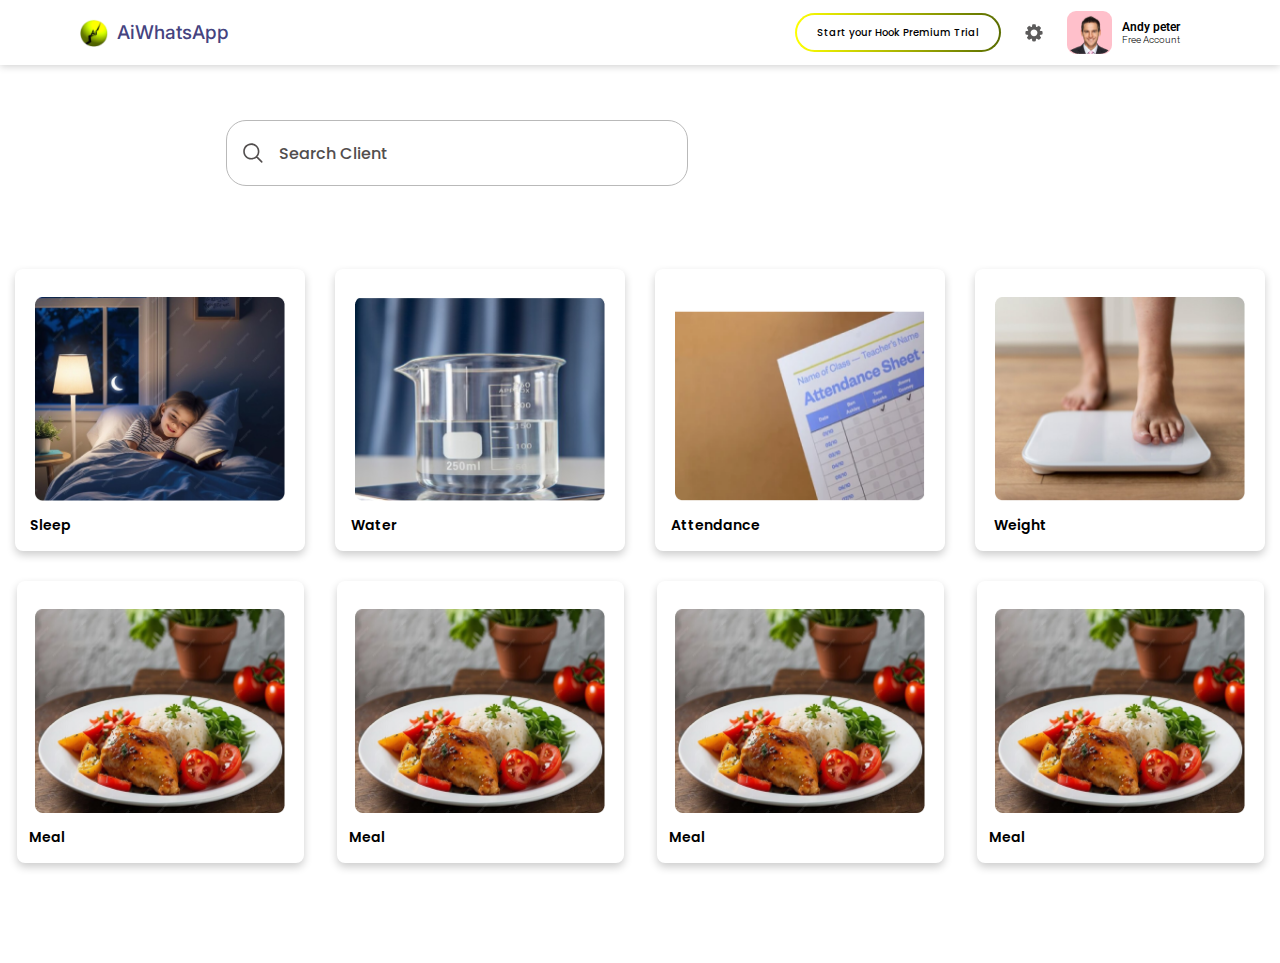
<file: index.html>
<!DOCTYPE html>
<html lang="en">

<head>
    <meta charset="utf-8" />
    <meta name="viewport" content="width=device-width, initial-scale=1" />
    <link rel="stylesheet" href="style.css">
    <title>Bootstrap demo</title>
    <link href="https://cdn.jsdelivr.net/npm/bootstrap@5.2.3/dist/css/bootstrap.min.css" rel="stylesheet"
        integrity="sha384-rbsA2VBKQhggwzxH7pPCaAqO46MgnOM80zW1RWuH61DGLwZJEdK2Kadq2F9CUG65" crossorigin="anonymous" />
</head>

<body>
    <div class="mainContainer">
        <nav>
            <div class="navContainer">
                <div class="aiWhatsapp">
                    <img src="Images/aiwhatsapp.png" width="28px" height="28px" />
                    <p>AiWhatsApp</p>
                </div>
                <div class="leftSideOfHeader">
                    <div class="premium">
                        <div class="premiumTrail">
                            <p>Start your Hook Premium Trial</p>
                        </div>
                    </div>
                    <div class="setting">
                        <svg width="18" height="18" viewBox="0 0 20 21" fill="none" xmlns="http://www.w3.org/2000/svg">
                            <path fill-rule="evenodd" clip-rule="evenodd"
                                d="M11.984 0.857979C12.071 1.02698 12.093 1.24398 12.136 1.67798C12.218 2.49798 12.259 2.90798 12.431 3.13398C12.5382 3.2743 12.6806 3.38375 12.8437 3.45119C13.0069 3.51864 13.185 3.54168 13.36 3.51798C13.64 3.48098 13.96 3.21998 14.598 2.69798C14.935 2.42098 15.104 2.28298 15.285 2.22498C15.5155 2.15132 15.7649 2.16375 15.987 2.25998C16.162 2.33598 16.317 2.48998 16.624 2.79798L17.518 3.69198C17.826 3.99998 17.98 4.15398 18.056 4.32898C18.1522 4.55103 18.1647 4.80045 18.091 5.03098C18.033 5.21198 17.895 5.38098 17.619 5.71798C17.096 6.35698 16.835 6.67598 16.797 6.95698C16.7736 7.13188 16.7969 7.30985 16.8645 7.47284C16.9321 7.63583 17.0417 7.77802 17.182 7.88498C17.407 8.05698 17.818 8.09798 18.639 8.17998C19.072 8.22298 19.289 8.24498 19.459 8.33198C19.6735 8.44318 19.8404 8.62824 19.929 8.85298C20 9.02998 20 9.24798 20 9.68398V10.948C20 11.384 20 11.602 19.93 11.778C19.8411 12.0034 19.6734 12.1889 19.458 12.3C19.289 12.387 19.072 12.409 18.638 12.452C17.818 12.534 17.408 12.575 17.182 12.747C17.0417 12.8541 16.9322 12.9965 16.8648 13.1597C16.7973 13.3229 16.7743 13.501 16.798 13.676C16.836 13.956 17.097 14.276 17.619 14.914C17.895 15.251 18.033 15.419 18.091 15.601C18.1647 15.8315 18.1522 16.0809 18.056 16.303C17.98 16.478 17.826 16.632 17.518 16.94L16.624 17.833C16.316 18.142 16.162 18.296 15.987 18.371C15.7649 18.4672 15.5155 18.4796 15.285 18.406C15.104 18.348 14.935 18.21 14.598 17.934C13.959 17.412 13.64 17.151 13.36 17.114C13.185 17.0903 13.0069 17.1133 12.8437 17.1808C12.6806 17.2482 12.5382 17.3577 12.431 17.498C12.259 17.723 12.218 18.133 12.136 18.954C12.093 19.388 12.071 19.605 11.984 19.774C11.8732 19.9892 11.6881 20.1569 11.463 20.246C11.286 20.316 11.068 20.316 10.632 20.316H9.368C8.932 20.316 8.714 20.316 8.538 20.246C8.31256 20.1571 8.12706 19.9894 8.016 19.774C7.929 19.605 7.907 19.388 7.864 18.954C7.782 18.134 7.741 17.724 7.569 17.498C7.46192 17.3578 7.31968 17.2485 7.1567 17.181C6.99372 17.1136 6.81581 17.0905 6.641 17.114C6.36 17.151 6.041 17.412 5.402 17.934C5.065 18.211 4.896 18.349 4.715 18.407C4.48447 18.4806 4.23506 18.4682 4.013 18.372C3.838 18.296 3.683 18.142 3.376 17.834L2.482 16.94C2.174 16.632 2.02 16.478 1.944 16.303C1.84777 16.0809 1.83534 15.8315 1.909 15.601C1.967 15.42 2.105 15.251 2.381 14.914C2.904 14.275 3.165 13.956 3.202 13.675C3.22552 13.5002 3.20239 13.3223 3.13495 13.1593C3.06751 12.9963 2.95816 12.8541 2.818 12.747C2.593 12.575 2.182 12.534 1.361 12.452C0.928 12.409 0.711 12.387 0.541 12.3C0.326547 12.1888 0.159596 12.0037 0.0710001 11.779C9.68575e-08 11.602 0 11.384 0 10.948V9.68398C0 9.24798 -6.70552e-08 9.02998 0.0699999 8.85398C0.158887 8.62854 0.326615 8.44304 0.542 8.33198C0.711 8.24498 0.928 8.22298 1.362 8.17998C2.182 8.09798 2.593 8.05698 2.818 7.88498C2.95834 7.77802 3.06788 7.63583 3.1355 7.47284C3.20312 7.30985 3.22641 7.13188 3.203 6.95698C3.165 6.67598 2.903 6.35698 2.381 5.71698C2.105 5.37998 1.967 5.21198 1.909 5.02998C1.83534 4.79945 1.84777 4.55003 1.944 4.32798C2.02 4.15398 2.174 3.99898 2.482 3.69098L3.376 2.79798C3.684 2.48998 3.838 2.33498 4.013 2.25998C4.23506 2.16375 4.48447 2.15132 4.715 2.22498C4.896 2.28298 5.065 2.42098 5.402 2.69698C6.041 3.21898 6.36 3.47998 6.64 3.51798C6.81521 3.54176 6.9936 3.51865 7.15697 3.45102C7.32034 3.38338 7.46286 3.27364 7.57 3.13298C7.74 2.90798 7.782 2.49798 7.864 1.67698C7.907 1.24398 7.929 1.02698 8.016 0.856979C8.12701 0.64215 8.3121 0.474822 8.537 0.385979C8.714 0.315979 8.932 0.315979 9.368 0.315979H10.632C11.068 0.315979 11.286 0.315979 11.462 0.385979C11.6874 0.474866 11.8729 0.642594 11.984 0.857979ZM10 14.316C11.0609 14.316 12.0783 13.8946 12.8284 13.1444C13.5786 12.3943 14 11.3768 14 10.316C14 9.25511 13.5786 8.2377 12.8284 7.48755C12.0783 6.73741 11.0609 6.31598 10 6.31598C8.93913 6.31598 7.92172 6.73741 7.17157 7.48755C6.42143 8.2377 6 9.25511 6 10.316C6 11.3768 6.42143 12.3943 7.17157 13.1444C7.92172 13.8946 8.93913 14.316 10 14.316Z"
                                fill="#5C5B5B" />
                        </svg>
                    </div>
                    <div class="andyPeter">
                        <div class="peterImg">
                            <img src="Images/man.png" alt="" width="45px" height="43px" />
                        </div>
                        <div class="peterAccount">
                            <span>Andy peter</span>
                            <p>Free Account</p>
                        </div>
                    </div>
                </div>
            </div>
        </nav>
        <div class="searchBar">
            <svg width="22" height="22" viewBox="0 0 25 24" fill="none" xmlns="http://www.w3.org/2000/svg">
                <path
                    d="M22.5605 23.7071C22.951 24.0976 23.5842 24.0976 23.9747 23.7071C24.3652 23.3166 24.3652 22.6834 23.9747 22.2929L22.5605 23.7071ZM18.3852 10.0588C18.3852 14.5096 14.7772 18.1176 10.3264 18.1176V20.1176C15.8817 20.1176 20.3852 15.6142 20.3852 10.0588H18.3852ZM10.3264 18.1176C5.87564 18.1176 2.26758 14.5096 2.26758 10.0588H0.267578C0.267578 15.6142 4.77107 20.1176 10.3264 20.1176V18.1176ZM2.26758 10.0588C2.26758 5.60806 5.87564 2 10.3264 2V0C4.77107 0 0.267578 4.50349 0.267578 10.0588H2.26758ZM10.3264 2C14.7772 2 18.3852 5.60806 18.3852 10.0588H20.3852C20.3852 4.50349 15.8817 0 10.3264 0V2ZM16.0899 17.2365L22.5605 23.7071L23.9747 22.2929L17.5041 15.8223L16.0899 17.2365Z"
                    fill="#524E4E" />
            </svg>
            <input type="text" class="searchClientInput" placeholder="Search Client">
        </div>
        <div class="informationForHealth">
            <a href="sleep.html" target="_blank">
                <div class="sleep">
                    <img src="Images/sleepp.png" alt="">
                    <p>Sleep</p>
                </div>
            </a>
            <a href="water.html" target="_blank">
                <div class="water">
                    <img src="Images/water.png" alt="">
                    <p>Water</p>
                </div>
            </a>
            <a href="attendance.html" target="_blank">
                <div class="attendence">
                    <img src="Images/attendence.png" alt="">
                    <p>Attendance</p>
                </div>
            </a>
            <a href="weight.html" target="_blank">
                <div class="weight">
                    <img src="Images/weight.png" alt="">
                    <p>Weight</p>
                </div>
            </a>
        </div>
        <div class="informationForFood">
            <a href="meal.html" target="_blank">
                <div class="morningBreakfast">
                    <img src="Images/meal.png" alt="">
                    <p>Meal</p>
                </div>
            </a>
            <a href="meal.html" target="_blank">
                <div class="lunch">
                    <img src="Images/meal.png" alt="">
                    <p>Meal</p>
                </div>
            </a>
            <a href="meal.html" target="_blank">
                <div class="eveBreakfast">
                    <img src="Images/meal.png" alt="">
                    <p>Meal</p>
                </div>
            </a>
            <a href="meal.html" target="_blank">
                <div class="dinner">
                    <img src="Images/meal.png" alt="">
                    <p>Meal</p>
                </div>
            </a>
        </div>
    </div>
    <script src="https://cdn.jsdelivr.net/npm/bootstrap@5.2.3/dist/js/bootstrap.bundle.min.js"
        integrity="sha384-kenU1KFdBIe4zVF0s0G1M5b4hcpxyD9F7jL+jjXkk+Q2h455rYXK/7HAuoJl+0I4"
        crossorigin="anonymous"></script>
</body>

</html>
</file>
<file: style.css>
@import url("https://fonts.googleapis.com/css2?family=Inter:ital,opsz,wght@0,14..32,100..900;1,14..32,100..900&family=Playwrite+BE+WAL:wght@100..400&family=Poppins:ital,wght@0,100;0,200;0,300;0,400;0,500;0,600;0,700;0,800;0,900;1,100;1,200;1,300;1,400;1,500;1,600;1,700;1,800;1,900&family=Roboto:ital,wght@0,100;0,300;0,400;0,500;0,700;0,900;1,100;1,300;1,400;1,500;1,700;1,900&display=swap");
@import url("https://fonts.googleapis.com/css2?family=Poppins:ital,wght@0,100;0,200;0,300;0,400;0,500;0,600;0,700;0,800;0,900;1,100;1,200;1,300;1,400;1,500;1,600;1,700;1,800;1,900&display=swap");
* {
  padding: 0%;
  margin: 0;
}
html {
  font-size: 62.3%;
}
.aiWhatsapp p {
  color: #45437f;
  font-weight: 500;
  font-size: 19px;
  margin-bottom: 0px;
  font-family: "Inter", sans-serif;
}
a {
  text-decoration: none !important;
  color: inherit !important;
}
.aiWhatsapp {
  display: flex;
  align-items: center;
  gap: 9px;
}
.premium {
  border-radius: 100px;
  padding: 2px;
  background: linear-gradient(to right, #feff02, #596c00);
}
.premiumTrail {
  background-color: white;
  height: 35px;
  display: flex;
  justify-content: center;
  align-items: center;
  border-radius: 100px;
}
.navContainer {
  display: flex;
  justify-content: space-between;
  font-family: "Roboto", sans-serif;
  align-items: center;
  padding-left: 80px;
  padding-right: 100px;
  height: 65px;
  box-shadow: 0 1px 8px rgba(0, 0, 0, 0.2);
}
.leftSideOfHeader {
  display: flex;
  gap: 2.4rem;
  align-items: center;
}

.premiumTrail p {
  font-size: 10px;
  font-weight: 500;
  padding: 20px 20px 20px 20px;
  margin-bottom: 0px;
  font-family: "Poppins", sans-serif;
}
.peterAccount {
  display: flex;
  justify-content: center;
  align-items: center;
  flex-direction: column;
}
.peterAccount span {
  color: #000000;
  font-size: 12px;
  font-weight: 600;
}
.peterAccount p {
  font-size: 10px;
  font-weight: 300;
  margin-bottom: 0px;
}
.peterImg {
  background-color: pink;
  display: flex;
  justify-content: center;
  border-radius: 9px;
}
.andyPeter {
  display: flex;
  gap: 1rem;
}
.setting {
  display: flex;
  justify-content: center;
  align-items: center;
}
.searchBar {
  border: 1px solid #b9b9b9;
  border-radius: 20px;
  padding: 12px, 24px, 12px, 24px;
  width: 425px;
  height: 64px;
  display: flex;
  align-items: center;
  padding-left: 16px;
  padding-right: 19px;
  margin-top: 55px;
  gap: 16px;
  margin-left: 226px;
}
.searchClientInput {
  border: none;
  height: 50px;
  width: 100%;
}
.searchClientInput::placeholder,
.searchClientInput {
  font-family: "Poppins";
  font-size: 16px;
  font-weight: 500;
  line-height: 24px;
  text-align: left;
  color: rgba(82, 78, 78, 1);
}
.searchClientInput:focus {
  outline: none;
  border: none;
}
.sleep {
  width: 290px;
  height: 270px;
  background-color: #ffffff;
  display: flex;
  flex-direction: column;
  align-items: center;
  justify-content: center;
  border-radius: 8px;
  padding-top: 12px;
  box-shadow: 0 4px 8px rgba(0, 0, 0, 0.2);
}
.weight {
  width: 290px;
  height: 270px;
  background-color: #ffffff;
  display: flex;
  flex-direction: column;
  align-items: center;
  justify-content: center;
  border-radius: 8px;
  padding-top: 12px;
  box-shadow: 0 4px 8px rgba(0, 0, 0, 0.2);
}
.attendence {
  width: 290px;
  height: 270px;
  background-color: #ffffff;
  display: flex;
  flex-direction: column;
  align-items: center;
  justify-content: center;
  padding-top: 12px;
  border-radius: 8px;
  box-shadow: 0 4px 8px rgba(0, 0, 0, 0.2);
}
.water {
  width: 290px;
  height: 270px;
  background-color: #ffffff;
  display: flex;
  flex-direction: column;
  align-items: center;
  justify-content: center;
  padding-top: 12px;
  border-radius: 8px;
  box-shadow: 0 4px 8px rgba(0, 0, 0, 0.2);
}
.water p {
  padding-right: 212px;
  font-size: 14px;
  font-weight: 600;
  font-family: "Poppins", sans-serif;
  padding-top: 14px;
}
.attendence p {
  padding-right: 170px;
  font-size: 14px;
  font-weight: 600;
  font-family: "Poppins", sans-serif;
  padding-top: 14px;
}
.sleep p {
  padding-right: 220px;
  font-size: 14px;
  font-weight: 600;
  font-family: "Poppins", sans-serif;
  padding-top: 14px;
}
.weight p {
  padding-right: 200px;
  font-size: 14px;
  font-weight: 600;
  font-family: "Poppins", sans-serif;
  padding-top: 14px;
}
.informationForHealth {
  display: flex;
  /* justify-content: space-between; */
  justify-content: space-around;
  /* padding-left: 81px;
  padding-right: 81px; */
  padding-top: 83px;
}
.informationForFood {
  display: flex;
  /* justify-content: space-between; */
  justify-content: space-around;
  /* padding-left: 81px;
  padding-right: 81px; */
  padding-top: 30px;
  padding-bottom: 100px;
}
.informationForHealth img,
.informationForFood img {
  height: 204px;
  width: 250px;
}
.morningBreakfast,
.lunch,
.eveBreakfast,
.dinner {
  width: 287px;
  height: 270px;
  background-color: #ffffff;
  display: flex;
  flex-direction: column;
  align-items: center;
  justify-content: center;
  padding-top: 12px;
  border-radius: 8px;
  box-shadow: 0 4px 8px rgba(0, 0, 0, 0.2);
}
.morningBreakfast p,
.lunch p,
.eveBreakfast p,
.dinner p {
  display: flex;
  padding-right: 226px;
  font-size: 14px;
  font-weight: 600;
  font-family: "Poppins", sans-serif;
  padding-top: 14px;
}
/*Sleep Page Style*/
.sleepTrackerMainContainerInfo {
  padding-left: 62px;
}
.aiWhatsapp p {
  color: #45437f;
  font-weight: 500;
  font-size: 19px;
  margin-bottom: 0px;
  font-family: "Inter", sans-serif;
}

.aiWhatsapp {
  display: flex;
  align-items: center;
  gap: 9px;
}

.premium {
  border-radius: 100px;
  padding: 2px;
  background: linear-gradient(to right, #feff02, #596c00);
}

.premiumTrail {
  background-color: white;
  height: 35px;
  display: flex;
  justify-content: center;
  align-items: center;
  border-radius: 100px;
}

.navContainer {
  display: flex;
  justify-content: space-between;
  font-family: "Roboto", sans-serif;
  align-items: center;
  padding-left: 80px;
  padding-right: 100px;
  height: 65px;
  box-shadow: 0 1px 8px rgba(0, 0, 0, 0.2);
}

.leftSideOfHeader {
  display: flex;
  gap: 2.4rem;
  align-items: center;
}

.premiumTrail p {
  font-size: 10px;
  font-weight: 500;
  padding: 20px 20px 20px 20px;
  margin-bottom: 0px;
  font-family: "Poppins", sans-serif;
}

.peterAccount {
  display: flex;
  justify-content: center;
  align-items: center;
  flex-direction: column;
}

.peterAccount span {
  color: #000000;
  font-size: 12px;
  font-weight: 600;
}

.peterAccount p {
  font-size: 10px;
  font-weight: 300;
  margin-bottom: 0px;
}

.peterImg {
  background-color: pink;
  display: flex;
  justify-content: center;
  border-radius: 9px;
}

.andyPeter {
  display: flex;
  gap: 1rem;
}

.setting {
  display: flex;
  justify-content: center;
  align-items: center;
}
.sleepInfoMainContainer {
  margin-top: 39px;
  font-family: "Poppins", sans-serif;
}
.sleepTrackerBackgroundContainer {
  height: 361px;
  width: 723px;
  display: flex;
  justify-content: center;
  flex-direction: column;
  border: 2px solid #909090;
  border-radius: 7px;
  align-items: center;
  margin-top: 42px;
}
.sleepTrackerBackgroundContainer p {
  color: #3e4043;
  font-family: "Poppins", sans-serif;
  font-weight: 500;
  font-size: 17px;
  margin-bottom: 0px;
  margin-right: 573px;
  margin-top: 12px;
}
.selectorBorder {
  border-radius: 100px;
  padding: 2px;
  background: linear-gradient(to right, #feff02, #596c00);
  width: 96px;
  display: flex;
  justify-content: center;
  align-items: center;
  height: 36px;
}
.sleepTracker img {
  width: 700px;
  height: 300px;
}
.selector {
  width: 108px;
  background-color: white;
  height: 33px;
  display: flex;
  justify-content: center;
  align-items: center;
  border-radius: 100px;
}
.selector span {
  display: flex;
}
.singleDayInfo span {
  color: #3e4043;
  font-family: "Poppins", sans-serif;
  font-weight: 500;
  font-size: 17px;
}
.singleDayInfo p {
  color: #3e4043;
  font-size: 12px;
  font-weight: 400;
}
.averageSleepTime {
  display: flex;
  gap: 198px;
}
.averageSleepTime {
  font-weight: 500;
  font-size: 12px;
}
.sleepToWakeupInfo {
  display: flex;
  justify-content: space-between;
  gap: 2rem;
  margin-top: 33px;
  width: 43%;
}
.lastSleepInfo {
  margin-top: 18px;
}
.lastSleepInfo p {
  font-weight: 500;
  font-size: 12px;
}
.dayAndMonthWithDateContainer {
  display: flex;
  margin-bottom: 15px;
  gap: 79px;
}
.nav-link {
  display: flex !important;
  justify-content: center !important;
  align-items: center !important;
  gap: 1rem;
  font-size: 13px !important;
  font-weight: 500 !important;
}
.nav-link p {
  margin-bottom: 0px;
}
.sleepingTimeWithHoursAndMinutes p,
.wakeUpTimeInMinutes p,
.wentToBadWithHoursAndMinutes p,
.fallAsleepWithHoursAndMinutes p {
  margin-bottom: 0px;
  color: #3e4043;
  font-weight: 500;
  font-size: 13px;
}
.sleepingTimeWithHoursAndMinutes span,
.wakeUpTimeInMinutes span,
.wentToBadWithHoursAndMinutes span,
.fallAsleepWithHoursAndMinutes span {
  color: #8d8d8d;
  font-weight: 400;
  font-size: 9px;
}
.sleepTime,
.wakeupTime,
.wentToBad,
.fallasleep {
  display: flex;
  /* gap: 14px; */
  gap: 5px;
  justify-content: center;
  align-items: center;
}
.moreDetailsMainContainer {
  width: 204px;
  margin-top: 40px;
  border-radius: 100px;
  padding: 2px;
  background: linear-gradient(to right, #feff02, #596c00);
}

.moreDetailsinnerContainer {
  background-color: white;
  height: 35px;
  display: flex;
  justify-content: center;
  align-items: center;
  border-radius: 100px;
  color: #2f2e2e;
  font-weight: 500;
  font-size: 13px;
}
.moreDetailsinnerContainer p {
  margin-bottom: 0px;
}
/* .my-chart {
  width: 55px !important;
  height: 55px !important;
} */
.Pie-Chart-data-Container {
  margin-bottom: 5px;
}
.Pie-Chart-Container {
  display: flex;
  justify-content: center;
  align-items: center;
  flex-direction: column;
}
.chart-container {
  width: 60px;
  height: 60px;
  display: flex;
  justify-content: center;
}
.Pie-Chart-data-Container {
  margin-left: -20px;
}
.Pie-Chart-Data-Container{
  gap: 2rem;
}
.weekWholeData {
  margin-bottom: 4px;
}
.daysWeekMonthContainer {
  display: flex;
  gap: 13px;
}
.monthlyOverview {
  height: 361px;
  width: 723px;
  border: 1px solid #909090;
  border-radius: 7px;
  margin-top: 54px;
  margin-bottom: 59px;
}
#monthlyOverviewPara {
  color: #091b35;
  font-family: "Poppins", sans-serif;
  font-size: 15px;
  font-weight: 600;
  display: flex;
}
.monthlyOverviewDaysWeek {
  padding: 31px;
  display: flex;
  gap: 33rem;
}
/*Water Page*/
.waterTrackerMainContainerInfo {
  padding-left: 62px;
}
.aiWhatsapp p {
  color: #45437f;
  font-weight: 500;
  font-size: 19px;
  margin-bottom: 0px;
  font-family: "Inter", sans-serif;
}

.aiWhatsapp {
  display: flex;
  align-items: center;
  gap: 9px;
}

.premium {
  border-radius: 100px;
  padding: 2px;
  background: linear-gradient(to right, #feff02, #596c00);
}

.premiumTrail {
  background-color: white;
  height: 35px;
  display: flex;
  justify-content: center;
  align-items: center;
  border-radius: 100px;
}

.navContainer {
  display: flex;
  justify-content: space-between;
  font-family: "Roboto", sans-serif;
  align-items: center;
  padding-left: 80px;
  padding-right: 100px;
  height: 65px;
  box-shadow: 0 1px 8px rgba(0, 0, 0, 0.2);
}

.leftSideOfHeader {
  display: flex;
  gap: 2.4rem;
  align-items: center;
}

.premiumTrail p {
  font-size: 10px;
  font-weight: 500;
  padding: 20px 20px 20px 20px;
  margin-bottom: 0px;
  font-family: "Poppins", sans-serif;
}

.peterAccount {
  display: flex;
  justify-content: center;
  align-items: center;
  flex-direction: column;
}

.peterAccount span {
  color: #000000;
  font-size: 12px;
  font-weight: 600;
}

.peterAccount p {
  font-size: 10px;
  font-weight: 300;
  margin-bottom: 0px;
}

.peterImg {
  background-color: pink;
  display: flex;
  justify-content: center;
  border-radius: 9px;
}

.andyPeter {
  display: flex;
  gap: 1rem;
}

.setting {
  display: flex;
  justify-content: center;
  align-items: center;
}
.waterInfoMainContainer {
  margin-top: 39px;
  font-family: "Poppins", sans-serif;
}

.waterTrackerBackgroundContainer {
  height: 361px;
  width: 723px;
  display: flex;
  justify-content: center;
  flex-direction: column;
  border: 2px solid #909090;
  border-radius: 7px;
  align-items: center;
  margin-top: 42px;
}
.waterTrackerBackgroundContainer p {
  color: #3e4043;
  font-family: "Poppins", sans-serif;
  font-weight: 500;
  font-size: 17px;
  margin-bottom: 0px;
  margin-right: 573px;
  margin-top: 12px;
}
.waterTracker img {
  width: 700px;
  height: 300px;
}
.selectorBorder {
  border-radius: 100px;
  padding: 2px;
  background: linear-gradient(to right, #feff02, #596c00);
  width: 96px;
  display: flex;
  justify-content: center;
  align-items: center;
  height: 39px;
}
.selector span {
  display: flex;
}

.selector {
  width: 108px;
  background-color: white;
  height: 36px;
  display: flex;
  justify-content: center;
  align-items: center;
  border-radius: 100px;
}
.singleDayInfo span {
  color: #3e4043;
  font-family: "Poppins", sans-serif;
  font-weight: 500;
  font-size: 17px;
}
.singleDayInfo p {
  color: #3e4043;
  font-size: 12px;
  font-weight: 500;
}
.averagewaterIntakePerDay {
  display: flex;
  gap: 198px;
  font-weight: 500;
  font-size: 12px;
}
.waterInvokeTodayInfo {
  font-weight: 500;
  font-size: 12px;
  margin-top: 5px;
}
.dayAndMonthWithDateContainer {
  display: flex;
  margin-bottom: 15px;
  gap: 79px;
}
.nav-link {
  display: flex !important;
  justify-content: center !important;
  align-items: center !important;
  gap: 1rem;
  font-size: 13px !important;
  font-weight: 500 !important;
}
.nav-link p {
  margin-bottom: 0px;
}
.waterInMlContainerOne,
.waterInMlContainerTwo,
.waterInMlContainerThree,
.waterInMlContainerFour,
.waterInMlContainerFive,
.waterInMlContainerSix,
.waterInMlContainerSeven {
  display: flex;
  justify-content: center;
  align-items: center;
  gap: 12px;
}
.waterMLWithTimeContainerSeven p,
.waterMLWithTimeContainerSix p,
.waterMLWithTimeContainerFive p,
.waterMLWithTimeContainerFour p,
.waterMLWithTimeContainerThree p,
.waterMLWithTimeContainerTwo p,
.waterMLWithTimeContainerOne p {
  margin-bottom: 0px !important;
  color: #3e4043;
  font-weight: 500;
  font-size: 16px;
  font-family: "Poppins", sans-serif;
}
.waterMLWithTimeContainerSix span,
.waterMLWithTimeContainerFive span,
.waterMLWithTimeContainerFour span,
.waterMLWithTimeContainerThree span,
.waterMLWithTimeContainerTwo span,
.waterMLWithTimeContainerOne span,
.waterMLWithTimeContainerSeven span {
  color: #8d8d8d;
  font-weight: 400;
  font-family: "Poppins", sans-serif;
}
.moreDetailsMainContainer {
  width: 204px;
  margin-top: 40px;
  border-radius: 100px;
  padding: 2px;
  background: linear-gradient(to right, #feff02, #596c00);
}

.moreDetailsinnerContainer {
  background-color: white;
  height: 35px;
  display: flex;
  justify-content: center;
  align-items: center;
  border-radius: 100px;
  color: #2f2e2e;
  font-weight: 500;
  font-size: 13px;
}
.moreDetailsinnerContainer p {
  margin-bottom: 0px;
}
/* .my-chart {
  width: 55px !important;
  height: 55px !important;
} */
.Pie-Chart-Container {
  display: flex;
  justify-content: center;
  align-items: center;
  flex-direction: column;
}
.chart-container {
  width: 100px;
  display: flex;
  justify-content: center;
}
.Pie-Chart-data-Container {
  margin-left: -20px;
}
.weekWholeData {
  margin-bottom: 4px;
}
.daysWeekMonthContainer {
  display: flex;
  gap: 13px;
}
.monthlyOverview {
  height: 361px;
  width: 723px;
  border: 1px solid #909090;
  border-radius: 7px;
  margin-top: 54px;
  margin-bottom: 59px;
}
#monthlyOverviewPara {
  color: #091b35;
  font-family: "Poppins", sans-serif;
  font-size: 15px;
  font-weight: 600;
  display: flex;
}
.monthlyOverviewDaysWeek {
  padding: 31px;
  display: flex;
  gap: 33rem;
}
.weekBorder,
.daysBorder {
  border-radius: 100px;
  padding: 2px;
  background: linear-gradient(to right, #feff02, #596c00);
  width: 81px;
  height: 32px;
  display: flex;
  justify-content: center;
  align-items: center;
}

.daysInnerContainer,
.weekInnerContainer {
  width: 94px;
  background-color: white;
  height: 29px;
  display: flex;
  justify-content: center;
  align-items: center;
  border-radius: 100px;
}
.weeksDaysContainers {
  display: flex;
  gap: 2rem;
}
.waterAllContainersInMLWithTime {
  display: flex;
  gap: 20px;
}
/*Attendance Page*/
.attendanceTrackerMainContainer {
  background-color: #fafafb;
}

.aiWhatsapp p {
  color: #45437f;
  font-weight: 500;
  font-size: 19px;
  margin-bottom: 0px;
  font-family: "Inter", sans-serif;
}

.aiWhatsapp {
  display: flex;
  align-items: center;
  gap: 9px;
}

.premium {
  border-radius: 100px;
  padding: 2px;
  background: linear-gradient(to right, #feff02, #596c00);
}

.premiumTrail {
  background-color: white;
  height: 35px;
  display: flex;
  justify-content: center;
  align-items: center;
  border-radius: 100px;
}

.navContainer {
  display: flex;
  justify-content: space-between;
  font-family: "Roboto", sans-serif;
  align-items: center;
  padding-left: 80px;
  padding-right: 100px;
  height: 65px;
  box-shadow: 0 1px 8px rgba(0, 0, 0, 0.2);
}

.leftSideOfHeader {
  display: flex;
  gap: 2.4rem;
  align-items: center;
}

.premiumTrail p {
  font-size: 10px;
  font-weight: 500;
  padding: 20px 20px 20px 20px;
  margin-bottom: 0px;
  font-family: "Poppins", sans-serif;
}

.peterAccount {
  display: flex;
  justify-content: center;
  align-items: center;
  flex-direction: column;
}

.peterAccount span {
  color: #000000;
  font-size: 12px;
  font-weight: 600;
}

.peterAccount p {
  font-size: 10px;
  font-weight: 300;
  margin-bottom: 0px;
}

.peterImg {
  background-color: pink;
  display: flex;
  justify-content: center;
  border-radius: 9px;
}

.andyPeter {
  display: flex;
  gap: 1rem;
}

.setting {
  display: flex;
  justify-content: center;
  align-items: center;
}

.attendanceTrackerBackgroundContainer {
  margin-left: 55px;
  height: 361px;
  width: 723px;
  margin-left: 62px;
  display: flex;
  justify-content: center;
  flex-direction: column;
  border: 2px solid #909090;
  border-radius: 7px;
  align-items: center;
  margin-top: 42px;
  margin-bottom: 40px;
}

.attendanceTrackerBackgroundContainer p {
  color: #3e4043;
  font-family: "Poppins", sans-serif;
  font-weight: 500;
  font-size: 17px;
  margin-bottom: 0px;
  margin-right: 525px;
  margin-top: 12px;
}

.monthlyOverview p {
  font-family: "Poppins", sans-serif;
  font-weight: 500;
  font-size: 17px;
  color: #091b35;
  margin-bottom: 2.5rem;
}

.presentApsentAndAllDetails {
  border: 1px solid #d8d8d8;
  border-radius: 7px 7px 0 0;
  background-color: #f8f8f8;
  gap: 5rem;
  height: 47px;
  display: flex;
  align-items: center;
}

.presentApsentAndAllDetails p {
  font-family: "Poppins", sans-serif;
  font-size: 17px;
  margin-bottom: 0px;
}

.allDetails {
  margin-left: 10px;
  /* margin-bottom: 18px; */
}

.allDetails p {
  font-weight: 600;
  margin-bottom: 0px;
  padding: 9px;
}

.allColumnContainer {
  margin-left: 20px;
}

.presentColumnContainer p,
.absentColumnContainer p {
  font-weight: 500;
  margin-bottom: 0px;
}

.presentColumnContainer,
.absentColumnContainer {
  display: flex;
  align-items: center;
  gap: 1rem;
  color: #233255cc;
}

.allCount {
  width: 20px;
  height: 20px;
  background-color: #eaff8e;
  font-weight: 500;
  display: flex;
  justify-content: center;
  align-items: center;
  border-radius: 3px;
}

.allCount p {
  font-size: 10px;
  margin-bottom: 0px;
  color: #9cc000;
  width: 19px;
  display: flex;
  justify-content: center;
  align-items: center;
}

.underlineToAll {
  width: 80px;
  border-bottom: 3px solid #d2f637;
  display: flex;
  align-items: center;
  gap: 1rem;
  margin-left: 13px;
}

.presentCount p,
.absentCount p {
  font-size: 10px;
  margin-bottom: 0px;
}

.presentCount,
.absentCount {
  width: 20px;
  height: 20px;
  background-color: #e5e5e5;
  font-weight: 500;
  display: flex;
  justify-content: center;
  align-items: center;
  border-radius: 3px;
}

thead {
  background-color: #f8f8f8;
  font-size: 16px;
  font-weight: 400;
  color: #233255cc;
}

.upAndDownImg {
  margin-left: 4rem;
}

td {
  color: #233255b2;
  font-size: 13px;
  font-weight: 400;
  padding: 16px !important;
}

th {
  font-size: 17px;
  font-weight: 500;
  text-align: center;
  border-left: 1px solid #ddd;
  background-color: #d3d3d3;
  color: #233255cc;
}
tbody tr {
  text-align: center;
}

.studentAttendance {
  background-color: white;
  width: 48%;
  /* height: 608px; */
  margin-left: 62px;
  border: 2px solid #909090;
  border-radius: 7px;
  font-family: "Poppins", sans-serif;
}

#highlitedColumn {
  background-color: #faffe2;
}

.studentSchema {
  display: flex;
  gap: 6rem;
}

.studentDetails {
  box-shadow: 0px 4px 8px #0000000d;
  background-color: white;
  width: 370px;
  font-family: "Poppins", sans-serif;
  padding: 1rem;
}

tbody {
  background-color: white;
}

.studentChart {
  font-size: 16px;
  font-weight: 500;
  color: #233255cc;
  font-family: "Poppins", sans-serif;
  display: flex;
  justify-content: space-between;
}

.chartOfAllDetails span {
  color: #4f5b77;
  font-size: 14px;
  font-weight: 500;
}

.chartOfAllDetails {
  margin-bottom: 2rem;
}

.chartOfAllDetails p {
  color: #233255b2;
  font-size: 10px;
  font-weight: 400;
  margin-bottom: 8px;
}

.studentInfo {
  margin-bottom: 8px;
}
.editButton,
.deleteButton {
  color: #233255b2;
  font-size: 14px;
  font-weight: 500;
  border: 0.5px solid #959595;
  background-color: white;
  border-radius: 8px;
  padding: 10px 35px 10px 35px;
}
.editButton {
  margin-right: 6rem;
}
.header-content {
  text-align: center;
  border-right: 1px solid #0000001a;
  line-height: 0.5;
}
.header-contentStatus {
  text-align: center;
}
/*Weight page*/
@import url("https://fonts.googleapis.com/css2?family=Poppins:ital,wght@0,100;0,200;0,300;0,400;0,500;0,600;0,700;0,800;0,900;1,100;1,200;1,300;1,400;1,500;1,600;1,700;1,800;1,900&display=swap");
* {
  padding: 0%;
  margin: 0;
}

html {
  font-size: 62.3%;
}
.weightTrackerMainContainerInfo {
  padding-left: 62px;
}
.aiWhatsapp p {
  color: #45437f;
  font-weight: 500;
  font-size: 19px;
  margin-bottom: 0px;
  font-family: "Inter", sans-serif;
}

.aiWhatsapp {
  display: flex;
  align-items: center;
  gap: 9px;
}

.premium {
  border-radius: 100px;
  padding: 2px;
  background: linear-gradient(to right, #feff02, #596c00);
}

.premiumTrail {
  background-color: white;
  height: 35px;
  display: flex;
  justify-content: center;
  align-items: center;
  border-radius: 100px;
}

.navContainer {
  display: flex;
  justify-content: space-between;
  font-family: "Roboto", sans-serif;
  align-items: center;
  padding-left: 80px;
  padding-right: 100px;
  height: 65px;
  box-shadow: 0 1px 8px rgba(0, 0, 0, 0.2);
}

.leftSideOfHeader {
  display: flex;
  gap: 2.4rem;
  align-items: center;
}

.premiumTrail p {
  font-size: 10px;
  font-weight: 500;
  padding: 20px 20px 20px 20px;
  margin-bottom: 0px;
  font-family: "Poppins", sans-serif;
}

.peterAccount {
  display: flex;
  justify-content: center;
  align-items: center;
  flex-direction: column;
}

.peterAccount span {
  color: #000000;
  font-size: 12px;
  font-weight: 600;
}

.peterAccount p {
  font-size: 10px;
  font-weight: 300;
  margin-bottom: 0px;
}

.peterImg {
  background-color: pink;
  display: flex;
  justify-content: center;
  border-radius: 9px;
}

.andyPeter {
  display: flex;
  gap: 1rem;
}

.setting {
  display: flex;
  justify-content: center;
  align-items: center;
}
.weightInfoMainContainer {
  margin-top: 39px;
  font-family: "Poppins", sans-serif;
}
.weightTracker img {
  width: 700px;
  height: 300px;
}

.weightTrackerBackgroundContainer {
  height: 361px;
  width: 723px;
  display: flex;
  justify-content: center;
  flex-direction: column;
  border: 2px solid #909090;
  border-radius: 7px;
  align-items: center;
  margin-top: 42px;
}
.weightTrackerBackgroundContainer p {
  color: #3e4043;
  font-family: "Poppins", sans-serif;
  font-weight: 500;
  font-size: 17px;
  margin-bottom: 0px;
  margin-right: 573px;
  margin-top: 12px;
}
.monthlyOverview {
  height: 361px;
  width: 723px;
  border: 1px solid #909090;
  border-radius: 7px;
  margin-top: 54px;
  margin-bottom: 59px;
}

.monthlyOverviewDaysWeek {
  padding: 31px;
  display: flex;
  gap: 33rem;
}
.singleDayInfo span {
  color: #3e4043;
  font-family: "Poppins", sans-serif;
  font-weight: 500;
  font-size: 17px;
}
.singleDayInfo p {
  color: #3e4043;
  font-size: 12px;
  font-weight: 500;
}
/* .singleDayInfo p {
margin-bottom: 21px;
} */
.averageWeightIncreasePerDay {
  display: flex;
  gap: 198px;
  font-weight: 500;
  font-size: 12px;
}
.dayAndMonthWithDateContainer {
  display: flex;
  margin-bottom: 15px;
  gap: 79px;
}
.nav-link {
  display: flex !important;
  justify-content: center !important;
  align-items: center !important;
  gap: 1rem;
  font-size: 13px !important;
  font-weight: 500 !important;
}
.nav-link p {
  margin-bottom: 0px;
}

.moreDetailsMainContainer {
  width: 204px;
  margin-top: 40px;
  border-radius: 100px;
  padding: 2px;
  background: linear-gradient(to right, #feff02, #596c00);
}

.moreDetailsinnerContainer {
  background-color: white;
  height: 35px;
  display: flex;
  justify-content: center;
  align-items: center;
  border-radius: 100px;
  color: #2f2e2e;
  font-weight: 500;
  font-size: 13px;
}
.moreDetailsinnerContainer p {
  margin-bottom: 0px;
}
/* .my-chart {
  width: 55px !important;
  height: 55px !important;
} */
.Pie-Chart-Container {
  display: flex;
  justify-content: center;
  align-items: center;
  flex-direction: column;
}
.chart-container {
  width: 60px;
  display: flex;
  justify-content: center;
  height: 60px;
}
.Pie-Chart-data-Container {
  margin-left: -20px;
}
.weekWholeData {
  margin-bottom: 4px;
}
.daysWeekMonthContainer {
  display: flex;
  gap: 13px;
}
.Pie-Chart-Data-Container{
  gap: 2rem !important;
}
.monthlyOverview {
  height: 361px;
  width: 723px;
  border: 1px solid #909090;
  border-radius: 7px;
  margin-top: 54px;
  margin-bottom: 59px;
}

.monthlyOverviewDaysWeek {
  padding: 31px;
  display: flex;
  gap: 33rem;
  justify-content: space-between;
}
.selectorBorder {
  border-radius: 100px;
  padding: 2px;
  background: linear-gradient(to right, #feff02, #596c00);
  width: 96px;
  display: flex;
  justify-content: center;
  align-items: center;
  height: 36px;
}
.selector {
  width: 108px;
  background-color: white;
  height: 32px;
  display: flex;
  justify-content: center;
  align-items: center;
  border-radius: 100px;
}
.selector span {
  display: flex;
}
#monthlyOverviewPara {
  color: #091b35;
  font-family: "Poppins", sans-serif;
  font-size: 15px;
  font-weight: 600;
  display: flex;
}
/*Food Tracker*/
.mealTrackerMainContainer {
  background-color: #fafafb;
  padding-top: 8px;
  padding-left: 62px;
}

.aiWhatsapp p {
  color: #45437f;
  font-weight: 500;
  font-size: 19px;
  margin-bottom: 0px;
  font-family: "Inter", sans-serif;
}

.aiWhatsapp {
  display: flex;
  align-items: center;
  gap: 9px;
}

.premium {
  border-radius: 100px;
  padding: 2px;
  background: linear-gradient(to right, #feff02, #596c00);
}

.premiumTrail {
  background-color: white;
  height: 35px;
  display: flex;
  justify-content: center;
  align-items: center;
  border-radius: 100px;
}

.navContainer {
  display: flex;
  justify-content: space-between;
  font-family: "Roboto", sans-serif;
  align-items: center;
  padding-left: 80px;
  padding-right: 100px;
  height: 65px;
  box-shadow: 0 1px 8px rgba(0, 0, 0, 0.2);
}

.leftSideOfHeader {
  display: flex;
  gap: 2.4rem;
  align-items: center;
}

.premiumTrail p {
  font-size: 10px;
  font-weight: 500;
  padding: 20px 20px 20px 20px;
  margin-bottom: 0px;
  font-family: "Poppins", sans-serif;
}

.peterAccount {
  display: flex;
  justify-content: center;
  align-items: center;
  flex-direction: column;
}

.peterAccount span {
  color: #000000;
  font-size: 12px;
  font-weight: 600;
}

.peterAccount p {
  font-size: 10px;
  font-weight: 300;
  margin-bottom: 0px;
}

.peterImg {
  background-color: pink;
  display: flex;
  justify-content: center;
  border-radius: 9px;
}

.andyPeter {
  display: flex;
  gap: 1rem;
}

.setting {
  display: flex;
  justify-content: center;
  align-items: center;
}

.mealTrackerBackgroundContainer {
  height: 361px;
  width: 723px;
  display: flex;
  justify-content: center;
  flex-direction: column;
  border: 2px solid #909090;
  border-radius: 7px;
  align-items: center;
  margin-top: 42px;
}

.mealTrackerBackgroundContainer p {
  color: #3e4043;
  font-family: "Poppins", sans-serif;
  font-weight: 500;
  font-size: 17px;
  margin-bottom: 0px;
  margin-right: 587px;
  margin-top: 12px;
}
.allAboutMeal h5 {
  color: #3e4043;
  font-family: "Poppins", sans-serif;
  font-weight: 600;
  font-size: 17px;
}
.allAboutMeal p {
  font-family: "Poppins", sans-serif;
  font-size: 13px;
  font-weight: 400;
  color: #3e4043;
  width: 50%;
}
.outerDivDays {
  width: 92px;
  border-radius: 100px;
  padding: 2px;
  background: linear-gradient(to right, #feff02, #596c00);
}

.innerDivDays {
  background-color: white;
  height: 35px;
  display: flex;
  justify-content: center;
  align-items: center;
  border-radius: 100px;
}

.alAboutDayAndMeal {
  display: flex;
  flex-direction: column;
  margin-top: 20px;
  gap: 1rem;
}
#todayDay {
  color: #3e4043;
  font-family: "Poppins", sans-serif;
  font-weight: 500;
  font-size: 17px;
}
.dayAndMealInnerContainer {
  display: flex;
  align-items: center;
  gap: 20rem;
}
.onlyWeekAndDayContainer {
  display: flex;
  gap: 2rem;
}
.allTheDataOfMeal {
  margin-top: 26px;
}
.nav-item {
  font-size: 14px;
  font-weight: 400;
  margin-bottom: 0px;
  padding-left: 0px;
}
.eatingToday P {
  font-family: "Poppins", sans-serif;
  font-size: 15px;
  font-weight: 400;
  color: #3e4043;
}
.foodVariety {
  padding-bottom: 2rem;
  padding-top: 58px;
  display: flex;
  gap: 2rem;
}
.steakContainer,
.vegFoodContainer,
.mealContainer {
  font-family: "Poppins", sans-serif;
  width: 117px;
  height: 90px;
  background-color: #fafafa;
  border-radius: 15px;
  box-shadow: 19px 6px 10px #aeaec066;
  /* box-shadow: 0px 4px 10px #AEAEC066; */
}
.steakContainer p,
.vegFoodContainer p,
.mealContainer p {
  font-size: 12px;
  font-weight: 500;
  margin-bottom: 0px;
}
.steakContainer span,
.vegFoodContainer span,
.mealContainer span {
  font-size: 8px;
  font-weight: 400;
  color: #a5a5a5;
}
.steakContainer img {
  margin-top: -42px;
  margin-left: 11px;
}
.vegFoodContainer img {
  margin-top: -53px;
  margin-left: 3px;
}
.mealContainer img {
  margin-top: -47px;
  margin-left: 11px;
}
.streakAndIngredients,
.vegAndIngredients,
.mealAndIngredients {
  margin-left: 11px;
}
.mealAndIngredients {
  margin-top: 14px;
}
.moreDetailsMainContainer {
  width: 204px;
  margin-top: 40px;
  border-radius: 100px;
  padding: 2px;
  background: linear-gradient(to right, #feff02, #596c00);
}
.moreDetailsinnerContainer {
  background-color: white;
  height: 35px;
  display: flex;
  justify-content: center;
  align-items: center;
  border-radius: 100px;
  color: #2f2e2e;
  font-weight: 500;
  font-size: 13px;
}
.moreDetailsinnerContainer p {
  margin-bottom: 0px;
}
.monthlyOverviewDaysWeekMealContainer {
  display: flex;
  gap: 71rem;
  margin-top: 44px;
}
.selectorBorder {
  border-radius: 100px;
  padding: 2px;
  background: linear-gradient(to right, #feff02, #596c00);
  width: 96px;
  display: flex;
  justify-content: center;
  align-items: center;
  height: 36px;
}
.selector {
  width: 108px;
  background-color: white;
  height: 33px;
  display: flex;
  justify-content: center;
  align-items: center;
  border-radius: 100px;
}
.selector span {
  display: flex;
}
.nav-link {
  display: flex !important;
  justify-content: center !important;
  align-items: center !important;
  gap: 1rem;
  font-size: 13px !important;
  font-weight: 500 !important;
}
.nav-link p {
  margin-bottom: 0px;
}
</file>
